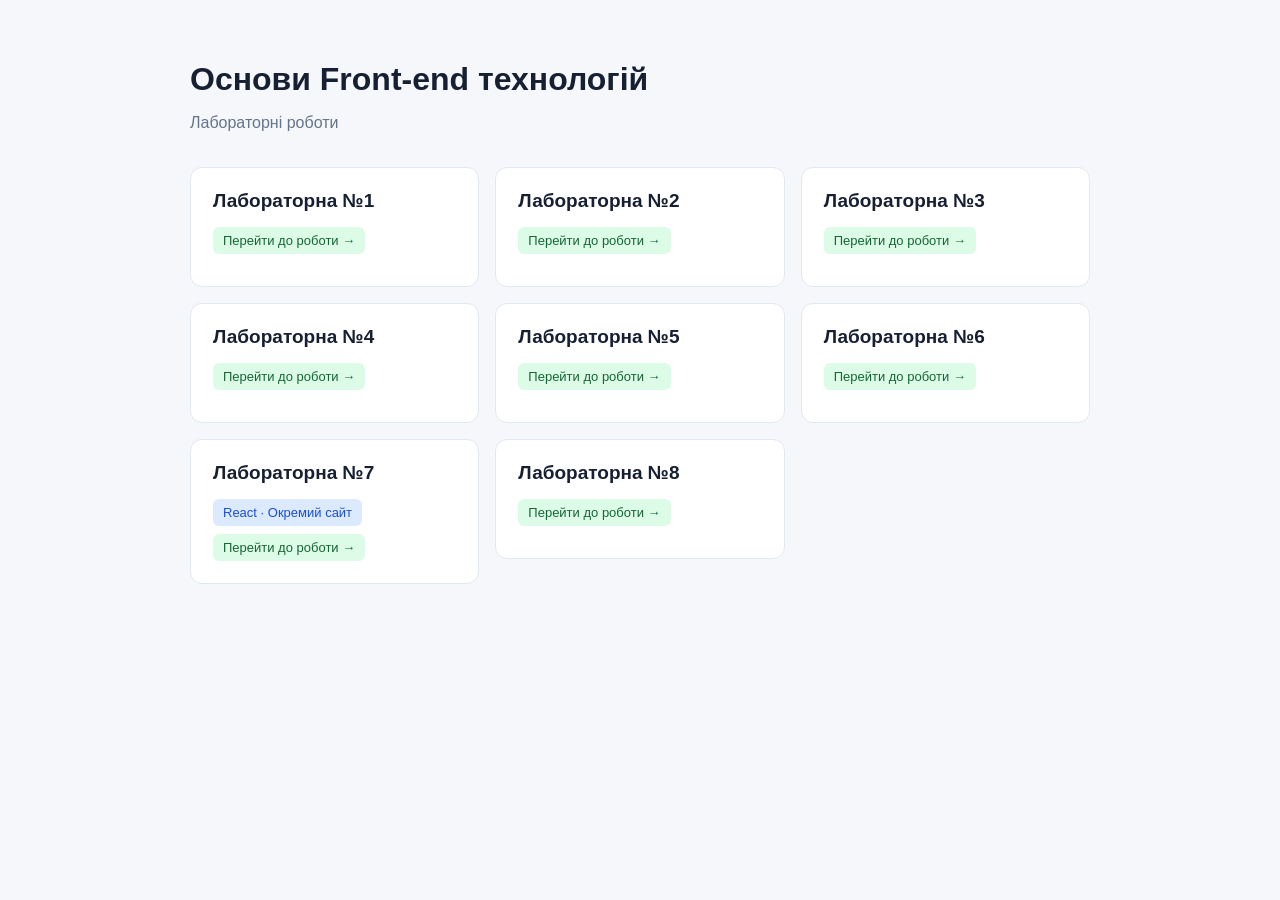
<file: index.html>
<!DOCTYPE html>
<html lang="uk">
<head>
    <meta charset="UTF-8">
    <meta name="viewport" content="width=device-width, initial-scale=1.0">
    <meta name="description" content="Лабораторні роботи з Основ Front-end технологій">
    <title>Основи Front-end технологій — Лабораторні роботи</title>

    <style>
        * {
            box-sizing: border-box;
        }

        body {
            margin: 0;
            padding: 40px 20px;
            font-family: Arial, sans-serif;
            color: #172033;
            background-color: #f5f7fb;
        }

        main {
            max-width: 900px;
            margin: 0 auto;
        }

        h1 {
            margin-bottom: 12px;
            font-size: 32px;
        }

        .subtitle {
            margin-bottom: 35px;
            color: #64748b;
        }

        .lab-list {
            display: grid;
            grid-template-columns: repeat(auto-fit, minmax(250px, 1fr));
            gap: 16px;
            padding: 0;
            list-style: none;
        }

        .lab-card {
            display: block;
            min-height: 120px;
            padding: 22px;
            border: 1px solid #e2e8f0;
            border-radius: 12px;
            background-color: white;
            text-decoration: none;
            color: inherit;
        }

        a.lab-card {
            transition: border-color 0.2s, transform 0.2s;
        }

        a.lab-card:hover {
            border-color: #4c62fc;
            transform: translateY(-3px);
        }

        a.lab-card:focus-visible {
            outline: 3px solid #4c62fc;
            outline-offset: 3px;
        }

        .lab-title {
            display: block;
            margin-bottom: 15px;
            font-size: 19px;
            font-weight: bold;
        }

        .lab7-statuses {
            display: flex;
            flex-direction: column;
            align-items: flex-start;
            gap: 8px;
        }

        .status {
            display: inline-block;
            padding: 6px 10px;
            border-radius: 6px;
            font-size: 13px;
        }

        .ready {
            color: #166534;
            background-color: #dcfce7;
        }

        .pending {
            color: #64748b;
            background-color: #f1f5f9;
        }

        .react {
            color: #1d4ed8;
            background-color: #dbeafe;
        }
    </style>
</head>

<body>
    <main>
        <h1>Основи Front-end технологій</h1>
        <p class="subtitle">Лабораторні роботи</p>

        <nav aria-label="Навігація лабораторними роботами">
            <ul class="lab-list">
                <li>
                    <a class="lab-card" href="./lab1/">
                        <span class="lab-title">Лабораторна №1</span>
                        <span class="status ready">Перейти до роботи →</span>
                    </a>
                </li>

                <li>
                    <a class="lab-card" href="./lab2/">
                        <span class="lab-title">Лабораторна №2</span>
                        <span class="status ready">Перейти до роботи →</span>
                    </a>
                </li>

                <li>
                    <a class="lab-card" href="./lab3/index.html">
                        <span class="lab-title">Лабораторна №3</span>
                        <span class="status ready">Перейти до роботи →</span>
                    </a>
                </li>

                <li>
                    <a class="lab-card" href="./lab4/">
                        <span class="lab-title">Лабораторна №4</span>
                        <span class="status ready">Перейти до роботи →</span>
                    </a>
                </li>

                <li>
                    <a class="lab-card" href="./lab5/">
                        <span class="lab-title">Лабораторна №5</span>
                        <span class="status ready">Перейти до роботи →</span>
                    </a>
                </li>

                <li>
                    <a class="lab-card" href="./lab6/">
                        <span class="lab-title">Лабораторна №6</span>
                        <span class="status ready">Перейти до роботи →</span>
                    </a>
                </li>

                <li>
                    <a class="lab-card" href="https://utr54.github.io/frontend-lab7-react/">
                        <span class="lab-title">Лабораторна №7</span>
                        <div class="lab7-statuses">
                            <span class="status react">React · Окремий сайт</span>
                            <span class="status ready">Перейти до роботи →</span>
                        </div>
                    </a>
                </li>

                <li>
                    <a class="lab-card" href="./lab8/index.html">
                        <span class="lab-title">Лабораторна №8</span>
                        <span class="status ready">Перейти до роботи →</span>
                    </a>
                </li>
            </ul>
        </nav>
    </main>
</body>
</html>
</file>
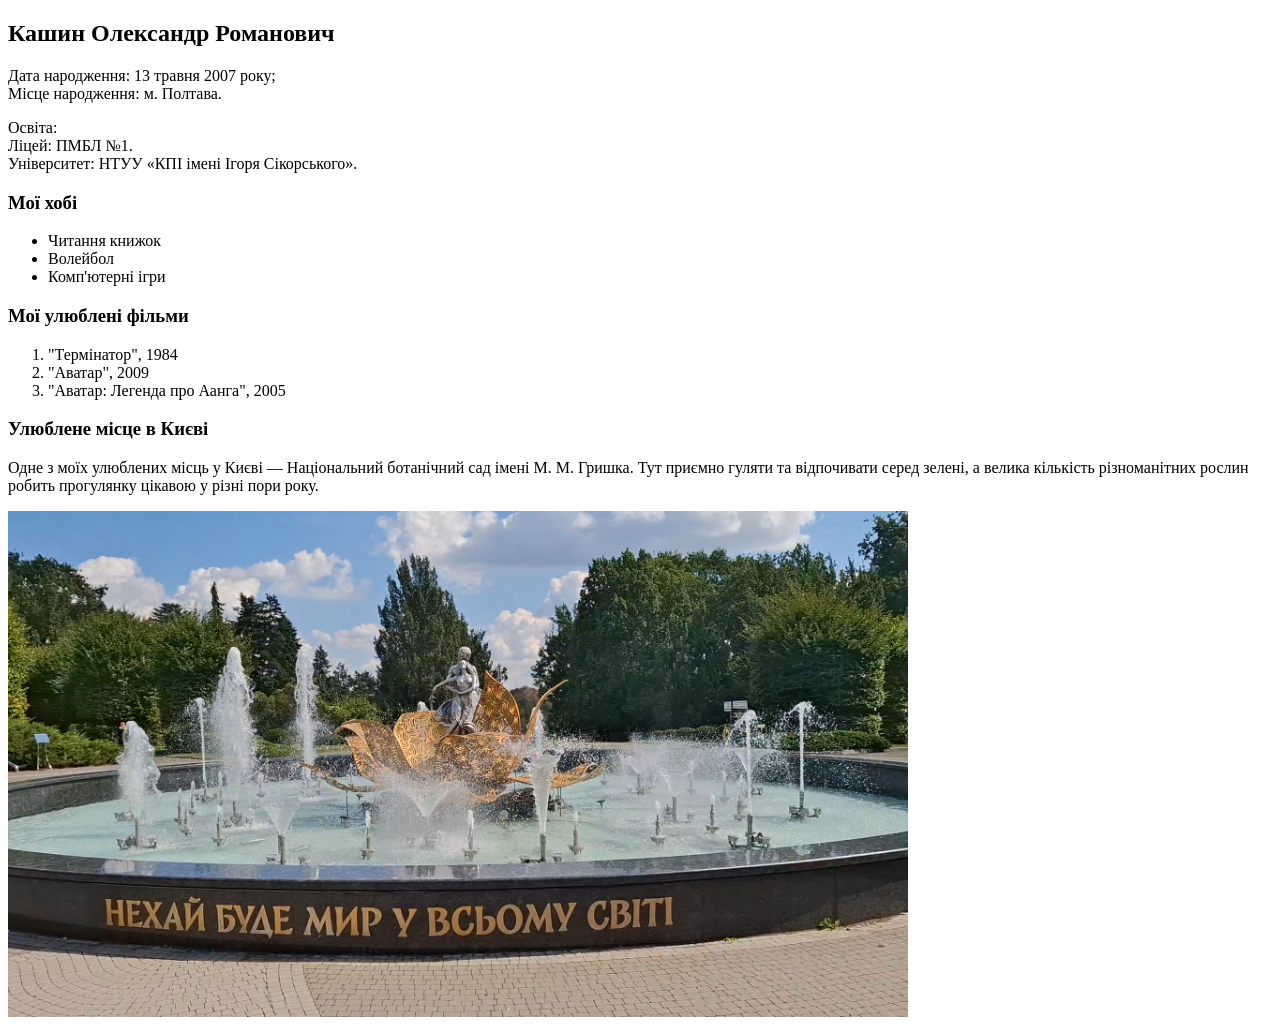
<file: lab1/index.html>
<!DOCTYPE html>
<html lang="uk">
<head>
    <meta charset="UTF-8">
    <meta name="keywords" content="HTML5, Front-end, лабораторна робота, Кашин Олександр, ІК-44, ботанічний сад">
    <meta name="description" content="Лабораторна робота №1. Персональна HTML-сторінка студента.">
    <meta name="viewport" content="width=device-width, initial-scale=1.0">
    <title>Кашин О.Р., ІК-44 — лабораторна робота №1, варіант 21</title>
</head>
<body>
    <h2>Кашин Олександр Романович</h2>

    <p>
        Дата народження: 13 травня 2007 року;<br>
        Місце народження: м. Полтава.
    </p>

    <p>
        Освіта:<br>
        Ліцей: ПМБЛ №1.<br>
        Університет: НТУУ
        «КПІ імені Ігоря Сікорського».
    </p>

    <h3>Мої хобі</h3>
    <ul>
        <li>Читання книжок</li>
        <li>Волейбол</li>
        <li>Комп'ютерні ігри</li>
    </ul>

    <h3>Мої улюблені фільми</h3>
    <ol>
        <li>"Термінатор", 1984</li>
        <li>"Аватар", 2009</li>
        <li>"Аватар: Легенда про Аанга", 2005</li>
    </ol>

    <h3>Улюблене місце в Києві</h3>
    <p>
        Одне з моїх улюблених місць у Києві — Національний ботанічний сад
        імені М. М. Гришка. Тут приємно гуляти та відпочивати серед зелені,
        а велика кількість різноманітних рослин робить прогулянку цікавою у різні пори року.
    </p>

    <a href="https://nbg.kyiv.ua/ua/home.html" target="_blank" rel="noopener noreferrer">
        <img src="images/botanical-garden.png"
             alt="Національний ботанічний сад імені М. М. Гришка у Києві"
             width="900">
    </a>
</body>
</html>
</file>
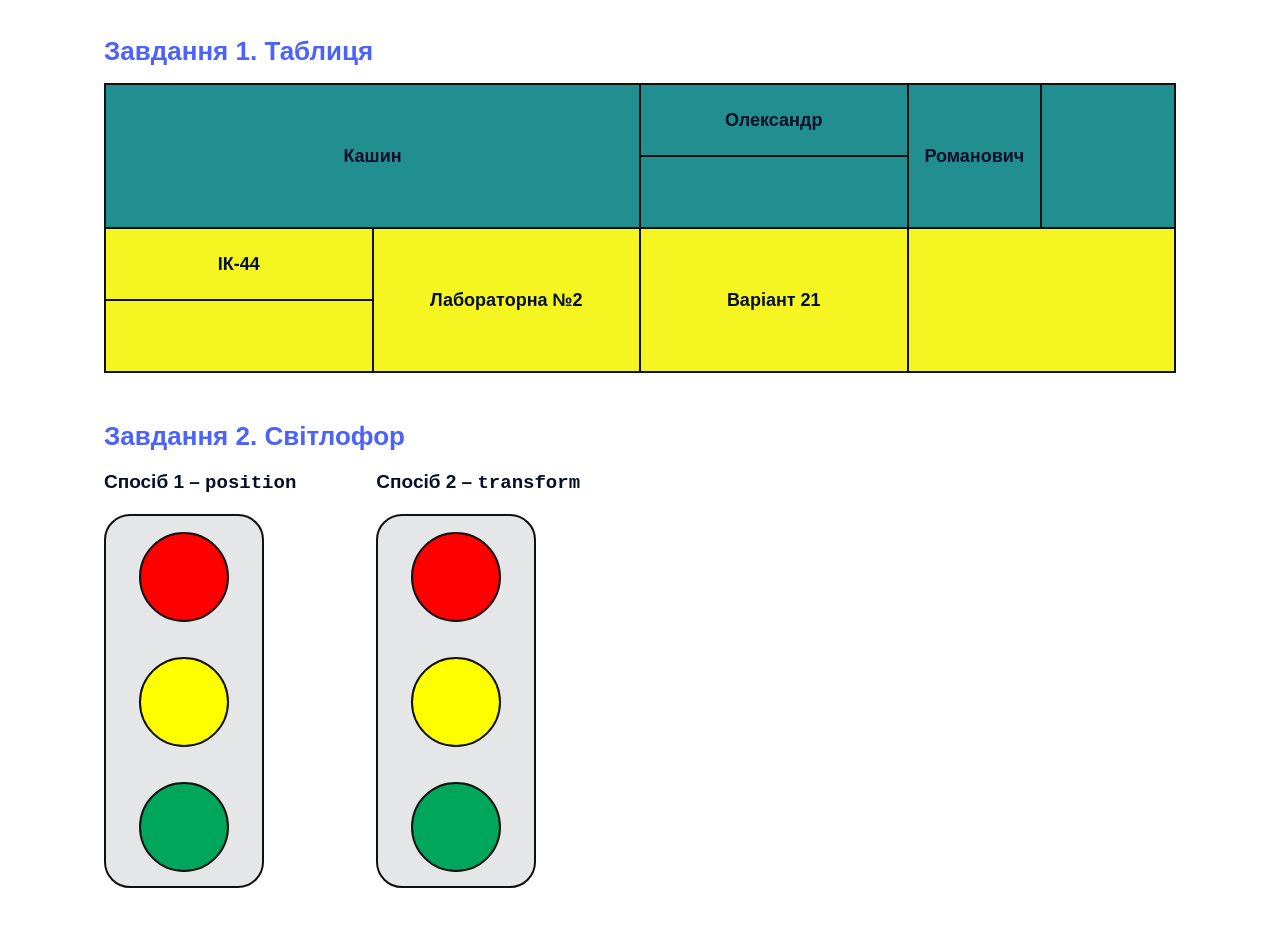
<file: lab2/index.html>
<!DOCTYPE html>
<html lang="uk">
<head>
    <meta charset="UTF-8">
    <meta name="viewport" content="width=device-width, initial-scale=1.0">
    <meta name="description" content="Лабораторна робота №2: таблиця HTML та світлофори засобами CSS. Варіант 21.">
    <title>Кашин Олександр Романович, ІК-44 – ЛР №2, варіант 21</title>
    <link rel="stylesheet" href="style.css">
    <style>
        :root {
            /* nn = 21; */
            --first-row-color: #218f8f;
            --second-row-color: #f5f521;
        }

        .table-scroll {
            overflow-x: auto;
        }

        .variant-table {
            width: 100%;
            min-width: 760px;
            border-collapse: collapse;
            table-layout: fixed;
            text-align: center;
        }

        .variant-table .quarter {
            width: 25%;
        }

        .variant-table .eighth {
            width: 12.5%;
        }

        .variant-table td {
            height: 72px;
            padding: 8px;
            border: 2px solid #111;
            font-size: 18px;
            font-weight: 600;
            overflow-wrap: anywhere;
            transition: background-color 180ms ease;
        }

        .name-band td {
            background-color: var(--first-row-color);
        }

        .details-band td {
            background-color: var(--second-row-color);
        }

        /* При наведенні фонові кольори міняються місцями. */
        .name-band:hover td {
            background-color: var(--second-row-color);
        }

        .details-band:hover td {
            background-color: var(--first-row-color);
        }

        .visually-hidden {
            position: absolute;
            width: 1px;
            height: 1px;
            overflow: hidden;
            clip: rect(0, 0, 0, 0);
            white-space: nowrap;
            clip-path: inset(50%);
        }
    </style>
</head>
<body>
    <main class="page">
        <section aria-labelledby="table-heading">
            <h2 id="table-heading">Завдання 1. Таблиця</h2>
            <div class="table-scroll">
                <table class="variant-table">
                    <caption class="visually-hidden">Таблиця варіанта 21 з даними виконавця та лабораторної роботи</caption>
                    <colgroup>
                        <col class="quarter">
                        <col class="quarter">
                        <col class="quarter">
                        <col class="eighth">
                        <col class="eighth">
                    </colgroup>

                    <!-- Перший рядок: ПІБ у трьох окремих комірках. -->
                    <tbody class="name-band">
                        <tr>
                            <td colspan="2" rowspan="2">Кашин</td>
                            <td>Олександр</td>
                            <td rowspan="2">Романович</td>
                            <td rowspan="2" aria-hidden="true"></td>
                        </tr>
                        <tr>
                            <td aria-hidden="true"></td>
                        </tr>
                    </tbody>

                    <!-- Другий рядок: група, номер роботи, номер варіанта. -->
                    <tbody class="details-band">
                        <tr>
                            <td>ІК-44</td>
                            <td rowspan="2">Лабораторна №2</td>
                            <td rowspan="2">Варіант 21</td>
                            <td colspan="2" rowspan="2" aria-hidden="true"></td>
                        </tr>
                        <tr>
                            <td aria-hidden="true"></td>
                        </tr>
                    </tbody>
                </table>
            </div>
        </section>

        <section aria-labelledby="traffic-heading">
            <h2 id="traffic-heading">Завдання 2. Світлофор</h2>
            <div class="traffic-examples">
                <figure>
                    <figcaption>Спосіб 1 – <code>position</code></figcaption>
                    <div class="traffic-light traffic-light--position" role="img" aria-label="Світлофор з червоним, жовтим і зеленим сигналами; створений за допомогою position">
                        <div class="lamp lamp--red"></div>
                        <div class="lamp lamp--yellow"></div>
                        <div class="lamp lamp--green"></div>
                    </div>
                </figure>

                <figure>
                    <figcaption>Спосіб 2 – <code>transform</code></figcaption>
                    <div class="traffic-light traffic-light--transform" role="img" aria-label="Світлофор з червоним, жовтим і зеленим сигналами; створений за допомогою transform">
                        <div class="lamp lamp--red"></div>
                        <div class="lamp lamp--yellow"></div>
                        <div class="lamp lamp--green"></div>
                    </div>
                </figure>
            </div>
        </section>
    </main>
</body>
</html>
</file>
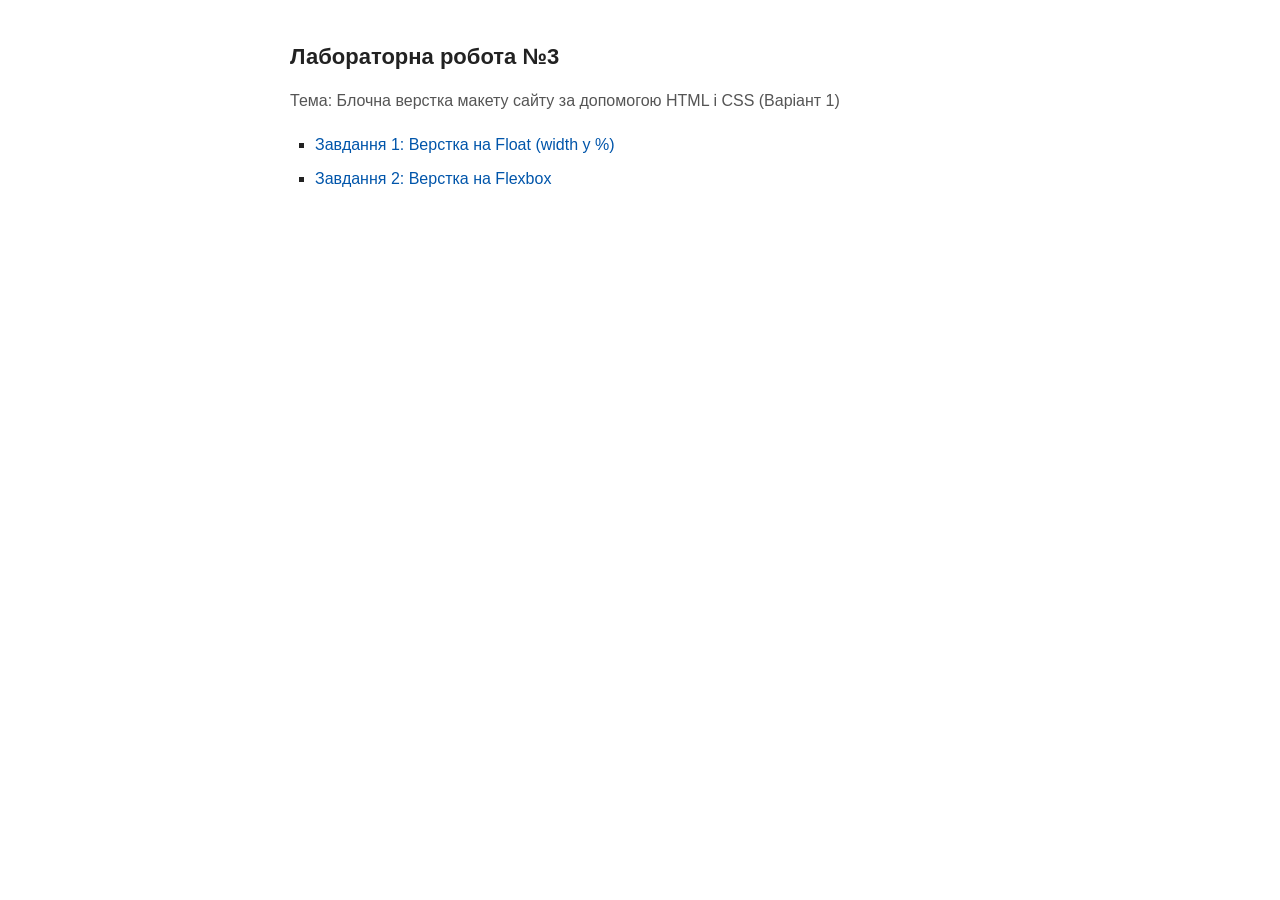
<file: lab3/index.html>
<!DOCTYPE html>
<html lang="uk">
<head>
  <meta charset="UTF-8">
  <meta name="viewport" content="width=device-width, initial-scale=1.0">
  <title>Кашин Олександр Романович, ІК-44, лабораторна №3, варіант №21</title>
  <style>
    body {
      font-family: Arial, sans-serif;
      margin: 40px auto;
      max-width: 700px;
      background-color: #ffffff;
      color: #222222;
      line-height: 1.5;
    }
    h1 {
      font-size: 22px;
      margin-bottom: 6px;
    }
    p {
      color: #555555;
      margin-bottom: 20px;
    }
    ul {
      list-style-type: square;
      padding-left: 25px;
    }
    li {
      margin: 10px 0;
    }
    a {
      color: #0055aa;
      text-decoration: none;
      font-size: 16px;
    }
    a:hover {
      text-decoration: underline;
    }
  </style>
</head>
<body>

  <h1>Лабораторна робота №3</h1>
  <p>Тема: Блочна верстка макету сайту за допомогою HTML і CSS (Варіант 1)</p>

  <ul>
    <li>
      <a href="float.html">Завдання 1: Верстка на Float (width у %)</a>
    </li>
    <li>
      <a href="flex.html">Завдання 2: Верстка на Flexbox</a>
    </li>
  </ul>

</body>
</html>
</file>
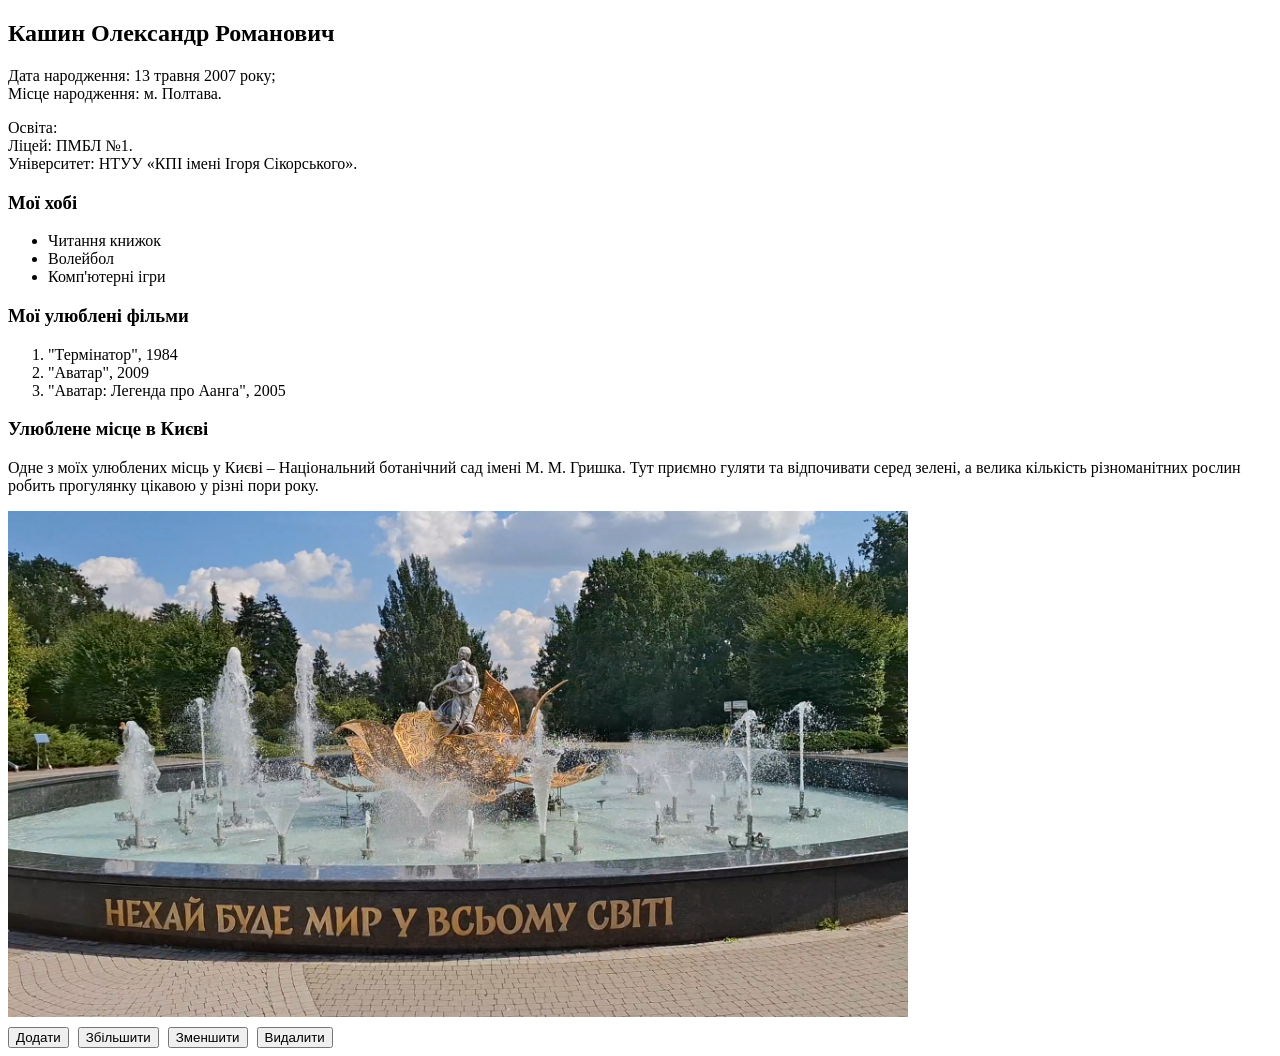
<file: lab4/index.html>
<!DOCTYPE html>
<html lang="uk">
<head>
    <meta charset="UTF-8">
    <meta name="keywords" content="HTML5, CSS, JavaScript, Front-end, лабораторна робота, Кашин Олександр, ІК-44, ботанічний сад">
    <meta name="description" content="Лабораторна робота №4. Робота з об'єктами HTML-документа та обробка подій JavaScript.">
    <meta name="viewport" content="width=device-width, initial-scale=1.0">
    <title>Кашин О.Р., ІК-44 – лабораторна робота №4, варіант 21</title>

    <link rel="stylesheet" href="style.css">
    <script src="script.js" defer></script>
</head>
<body>
    <h2>Кашин Олександр Романович</h2>

    <p id="element-2">
        Дата народження: 13 травня 2007 року;<br>
        Місце народження: м. Полтава.
    </p>

    <p class="element-3">
        Освіта:<br>
        Ліцей: ПМБЛ №1.<br>
        Університет: НТУУ
        «КПІ імені Ігоря Сікорського».
    </p>

    <h3>Мої хобі</h3>
    <ul>
        <li>Читання книжок</li>
        <li>Волейбол</li>
        <li>Комп'ютерні ігри</li>
    </ul>

    <h3>Мої улюблені фільми</h3>
    <ol>
        <li>"Термінатор", 1984</li>
        <li>"Аватар", 2009</li>
        <li>"Аватар: Легенда про Аанга", 2005</li>
    </ol>

    <h3>Улюблене місце в Києві</h3>
    <p>
        Одне з моїх улюблених місць у Києві – Національний ботанічний сад
        імені М. М. Гришка. Тут приємно гуляти та відпочивати серед зелені,
        а велика кількість різноманітних рослин робить прогулянку цікавою у різні пори року.
    </p>

    <a href="https://nbg.kyiv.ua/ua/home.html"
       target="_blank"
       rel="noopener noreferrer">
        <img class="city-image"
             src="images/botanical-garden.png"
             alt="Національний ботанічний сад імені М. М. Гришка у Києві"
             width="900">
    </a>

    <div id="added-image-container"></div>

    <div class="image-controls">
        <button type="button" id="add-image">Додати</button>
        <button type="button" id="increase-image">Збільшити</button>
        <button type="button" id="decrease-image">Зменшити</button>
        <button type="button" id="delete-image">Видалити</button>
    </div>
</body>
</html>
</file>
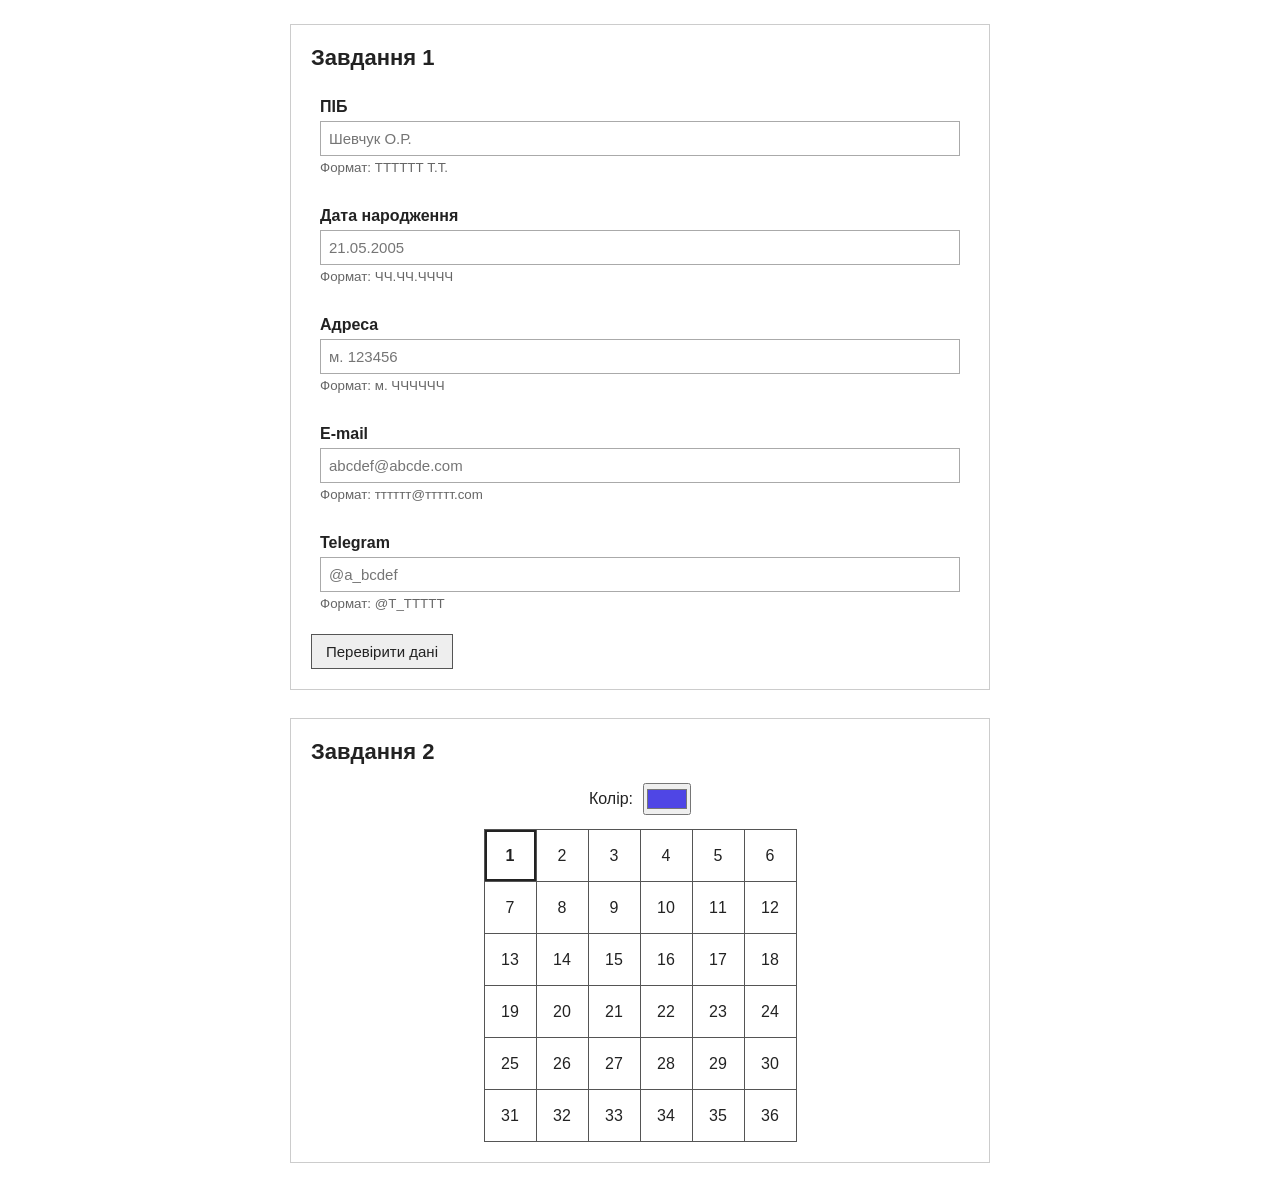
<file: lab5/index.html>
<!DOCTYPE html>
<html lang="uk">
<head>
  <meta charset="UTF-8">
  <meta name="viewport" content="width=device-width, initial-scale=1.0">
  <meta name="description" content="Лабораторна робота №5 з дисципліни Основи Front-end технологій">
  <title>Кашин Олександр Романович, ІК-44 – лабораторна робота №5; варіант 21, завдання 1: варіант 6, завдання 2: варіант 1</title>
  <link rel="stylesheet" href="style.css">
</head>
<body>
  <main class="container">
    <section>
      <h2>Завдання 1</h2>

      <form id="validationForm" autocomplete="off" novalidate>
        <div class="form-row" data-field="fullName">
          <label for="fullName">ПІБ</label>
          <input id="fullName" name="fullName" type="text" placeholder="Шевчук О.Р.">
          <small>Формат: ТТТТТТ Т.Т.</small>
          <span class="error-message">Введіть 6 літер, пробіл і два ініціали з крапками.</span>
        </div>

        <div class="form-row" data-field="birthDate">
          <label for="birthDate">Дата народження</label>
          <input id="birthDate" name="birthDate" type="text" placeholder="21.05.2005">
          <small>Формат: ЧЧ.ЧЧ.ЧЧЧЧ</small>
          <span class="error-message">Введіть коректну дату у форматі ДД.ММ.РРРР.</span>
        </div>

        <div class="form-row" data-field="address">
          <label for="address">Адреса</label>
          <input id="address" name="address" type="text" placeholder="м. 123456">
          <small>Формат: м. ЧЧЧЧЧЧ</small>
          <span class="error-message">Формат адреси має бути: м. і 6 цифр.</span>
        </div>

        <div class="form-row" data-field="email">
          <label for="email">E-mail</label>
          <input id="email" name="email" type="text" placeholder="abcdef@abcde.com">
          <small>Формат: тттттт@ттттт.com</small>
          <span class="error-message">Введіть 6 малих латинських літер, @, 5 малих літер і .com.</span>
        </div>

        <div class="form-row" data-field="telegram">
          <label for="telegram">Telegram</label>
          <input id="telegram" name="telegram" type="text" placeholder="@a_bcdef">
          <small>Формат: @Т_ТТТТТ</small>
          <span class="error-message">Формат Telegram: @, 1 літера, _, 5 літер.</span>
        </div>

        <button type="submit">Перевірити дані</button>
      </form>
    </section>

    <section>
      <h2>Завдання 2</h2>

      <div class="palette-row">
        <label for="colorPicker">Колір:</label>
        <input id="colorPicker" type="color" value="#4f46e5">
      </div>

      <table id="eventTable" aria-label="Таблиця подій 6 на 6">
        <tbody></tbody>
      </table>
    </section>
  </main>

  <script src="script.js"></script>
</body>
</html>
</file>
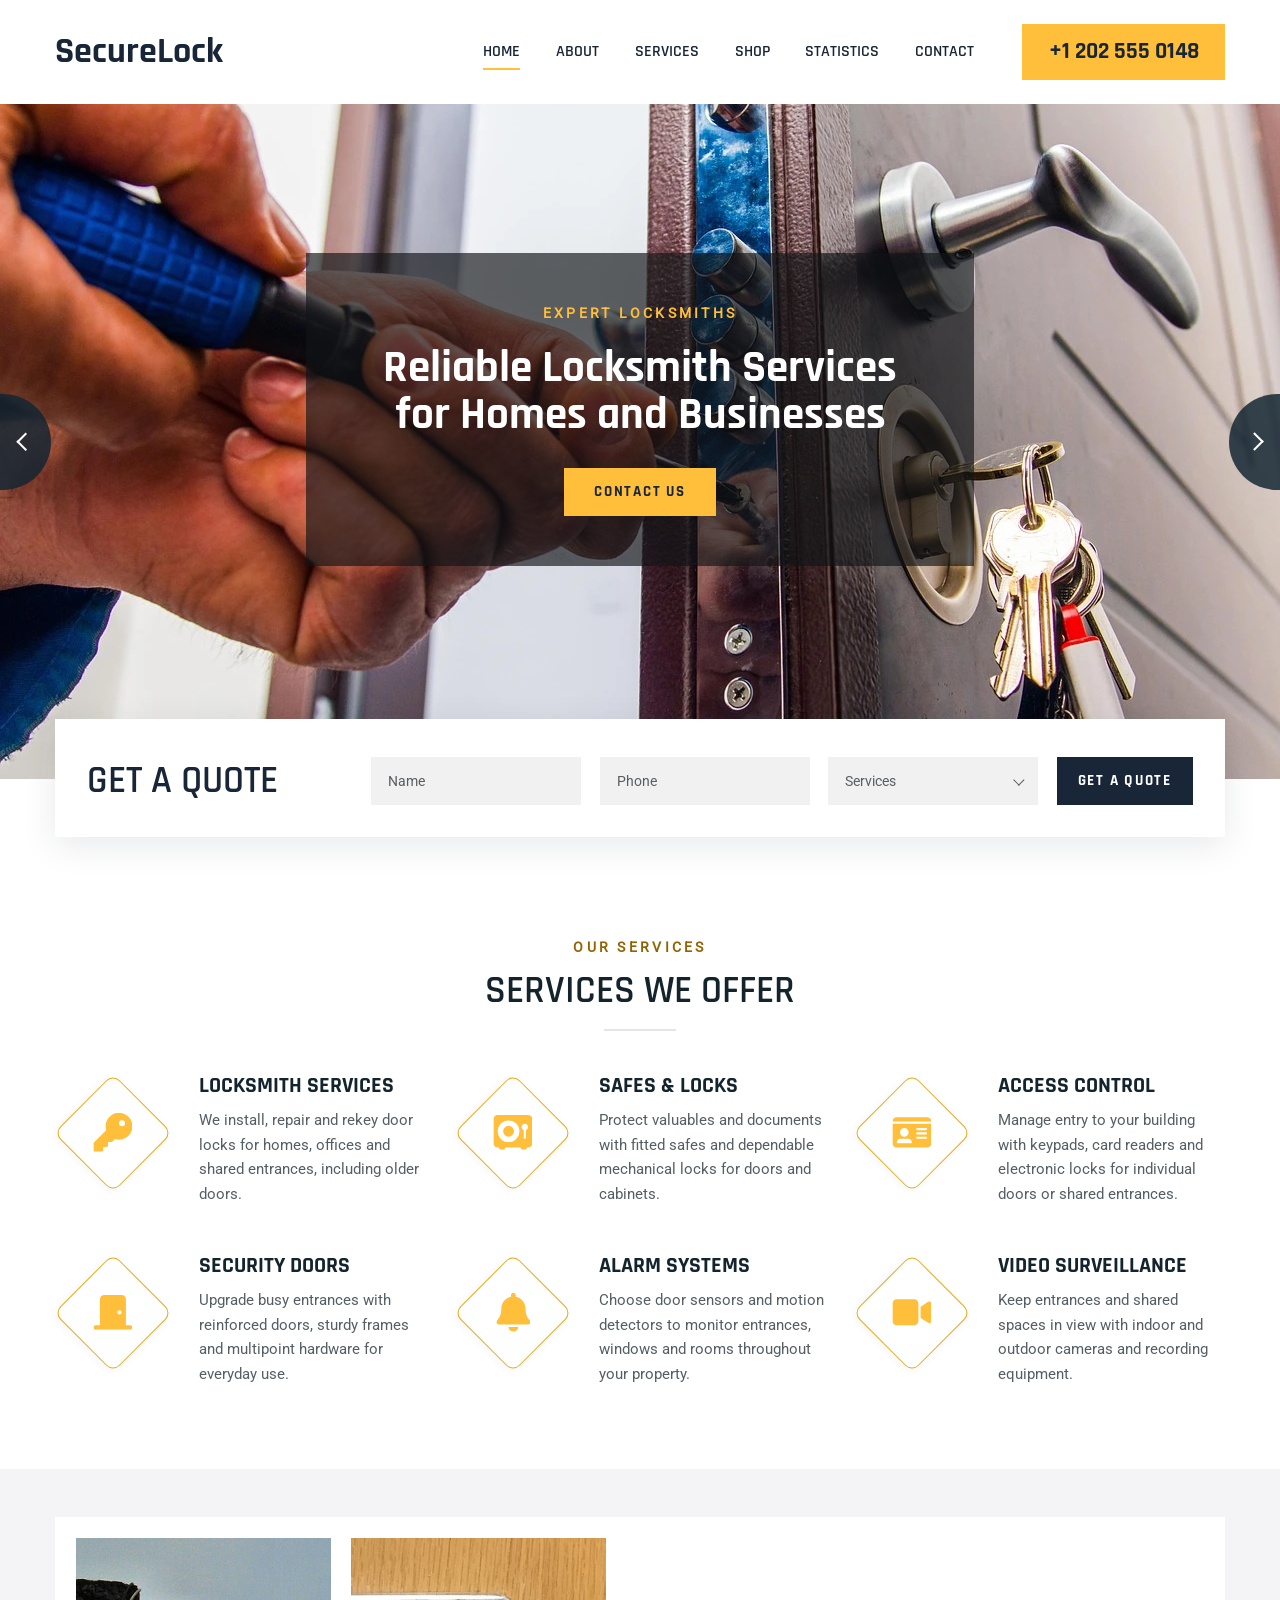
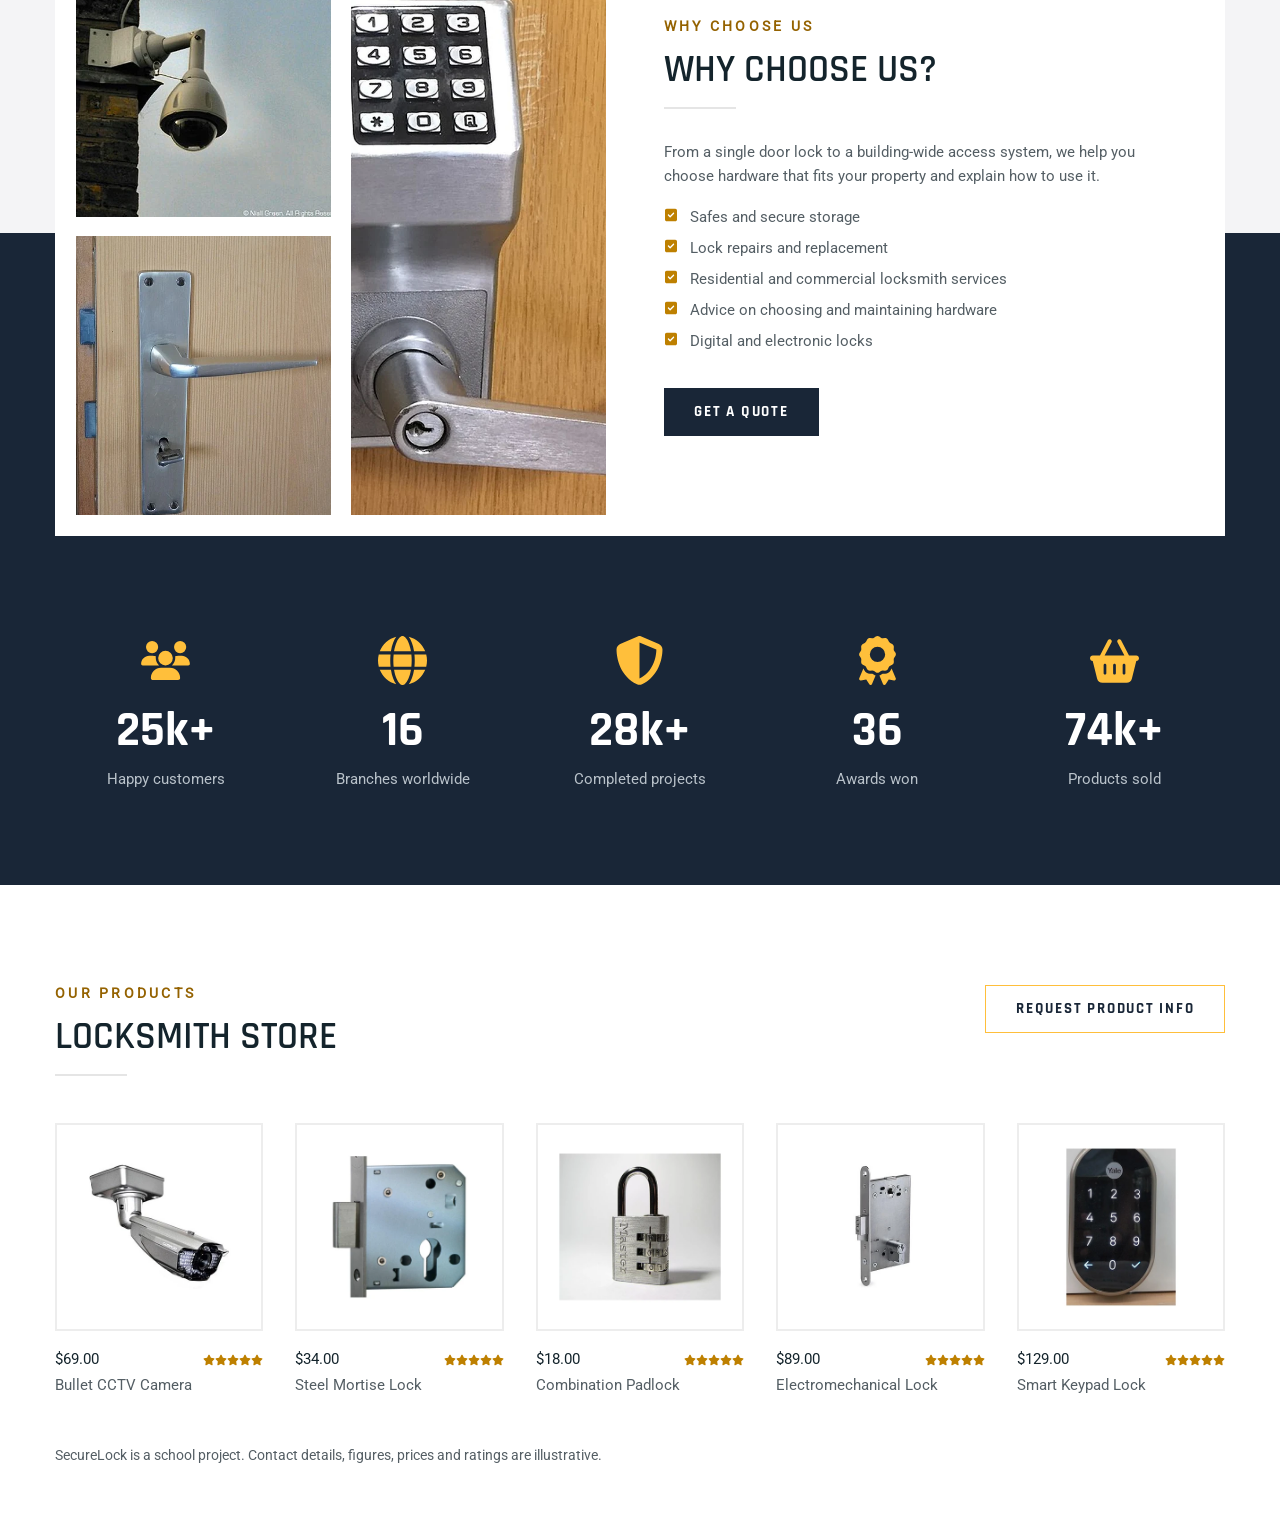
<file: lab8/index.html>
<!doctype html>
<html lang="en">
<head>
    <meta charset="utf-8">
    <meta name="viewport" content="width=device-width, initial-scale=1">
    <meta name="description" content="SecureLock, a demonstration site for locksmith services and security equipment.">
    <title>SecureLock – Кашин Олександр Романович, ІК-44, лабораторна робота №8, варіант 21</title>
    <link rel="icon" href="assets/icons/key.svg" type="image/svg+xml">
    <link rel="stylesheet" href="style.css">
    <script src="script.js" defer></script>
</head>
<body>
    <a class="skip-link" href="#main">Skip to content</a>

    <header class="site-header" id="home" tabindex="-1">
        <div class="container header-inner">
            <a class="logo" href="#home">SecureLock</a>
            <button class="menu-toggle" type="button" aria-controls="site-nav" aria-expanded="false" hidden>Menu</button>
            <nav class="site-nav" id="site-nav" aria-label="Main navigation">
                <ul>
                    <li><a href="#home">Home</a></li>
                    <li><a href="#about">About</a></li>
                    <li><a href="#services">Services</a></li>
                    <li><a href="#products">Shop</a></li>
                    <li><a href="#statistics">Statistics</a></li>
                    <li><a href="#quote">Contact</a></li>
                </ul>
            </nav>
            <span class="header-phone"><span class="sr-only">Demo phone number </span>+1 202 555 0148</span>
        </div>
    </header>

    <main id="main" tabindex="-1">
        <section class="hero" aria-label="SecureLock highlights">
            <img class="hero-photo" src="assets/images/lock-repair.webp" alt="Locksmith fitting a door lock with a hand tool" fetchpriority="high">
            <div class="hero-copy">
                <div class="hero-message" aria-live="polite" aria-atomic="true">
                    <p class="eyebrow" id="hero-label">Expert locksmiths</p>
                    <h1 id="hero-title">Reliable Locksmith Services for Homes and Businesses</h1>
                </div>
                <a class="button button-gold" href="#quote">Contact us</a>
            </div>
            <button class="slide-button slide-prev" type="button" aria-label="Previous slide" hidden></button>
            <button class="slide-button slide-next" type="button" aria-label="Next slide" hidden></button>
        </section>

        <section class="quote container" id="quote" tabindex="-1" aria-labelledby="quote-title">
            <div class="quote-box">
                <h2 id="quote-title">Get a quote</h2>
                <form id="quote-form">
                    <div class="quote-fields">
                        <div class="field">
                            <label class="sr-only" for="quote-name">Name</label>
                            <input id="quote-name" type="text" placeholder="Name" required maxlength="80" autocomplete="off">
                        </div>
                        <div class="field">
                            <label class="sr-only" for="quote-phone">Phone</label>
                            <input id="quote-phone" type="tel" placeholder="Phone" aria-describedby="phone-hint" required maxlength="28" autocomplete="off">
                            <span class="sr-only" id="phone-hint">Enter 7 to 15 digits. Spaces, parentheses, hyphens and a leading plus sign are allowed.</span>
                        </div>
                        <div class="field field-select">
                            <label class="sr-only" for="quote-service">Services</label>
                            <select id="quote-service" required>
                                <option value="" selected disabled>Services</option>
                                <option>Locksmith Services</option>
                                <option>Safes &amp; Locks</option>
                                <option>Access Control</option>
                                <option>Security Doors</option>
                                <option>Alarm Systems</option>
                                <option>Video Surveillance</option>
                            </select>
                        </div>
                        <button class="button button-dark" type="submit" disabled>Get a quote</button>
                    </div>
                    <p class="form-message" id="quote-message" role="status"></p>
                    <noscript><p class="form-message">Enable JavaScript to try the demo form.</p></noscript>
                </form>
            </div>
        </section>

        <section class="services container" id="services" tabindex="-1" aria-labelledby="services-title">
            <div class="section-heading centered">
                <p class="eyebrow">Our services</p>
                <h2 id="services-title">Services we offer</h2>
            </div>
            <ul class="service-grid">
                <li class="service">
                    <span class="service-diamond" aria-hidden="true"><span class="icon" style="--icon: url('assets/icons/key.svg')"></span></span>
                    <div>
                        <h3>Locksmith Services</h3>
                        <p>We install, repair and rekey door locks for homes, offices and shared entrances, including older doors.</p>
                    </div>
                </li>
                <li class="service">
                    <span class="service-diamond" aria-hidden="true"><span class="icon" style="--icon: url('assets/icons/vault.svg')"></span></span>
                    <div>
                        <h3>Safes &amp; Locks</h3>
                        <p>Protect valuables and documents with fitted safes and dependable mechanical locks for doors and cabinets.</p>
                    </div>
                </li>
                <li class="service">
                    <span class="service-diamond" aria-hidden="true"><span class="icon" style="--icon: url('assets/icons/id-card.svg')"></span></span>
                    <div>
                        <h3>Access Control</h3>
                        <p>Manage entry to your building with keypads, card readers and electronic locks for individual doors or shared entrances.</p>
                    </div>
                </li>
                <li class="service">
                    <span class="service-diamond" aria-hidden="true"><span class="icon" style="--icon: url('assets/icons/door-closed.svg')"></span></span>
                    <div>
                        <h3>Security Doors</h3>
                        <p>Upgrade busy entrances with reinforced doors, sturdy frames and multipoint hardware for everyday use.</p>
                    </div>
                </li>
                <li class="service">
                    <span class="service-diamond" aria-hidden="true"><span class="icon" style="--icon: url('assets/icons/bell.svg')"></span></span>
                    <div>
                        <h3>Alarm Systems</h3>
                        <p>Choose door sensors and motion detectors to monitor entrances, windows and rooms throughout your property.</p>
                    </div>
                </li>
                <li class="service">
                    <span class="service-diamond" aria-hidden="true"><span class="icon" style="--icon: url('assets/icons/video.svg')"></span></span>
                    <div>
                        <h3>Video Surveillance</h3>
                        <p>Keep entrances and shared spaces in view with indoor and outdoor cameras and recording equipment.</p>
                    </div>
                </li>
            </ul>
        </section>

        <div class="security-band">
            <section class="about container" id="about" tabindex="-1" aria-labelledby="about-title">
                <div class="about-photos">
                    <img src="assets/images/dome-camera.webp" alt="Dome surveillance camera mounted on an exterior wall">
                    <img src="assets/images/security-door.webp" alt="Security door with a metal handle and locking bolts">
                    <img src="assets/images/access-keypad.webp" alt="Electronic keypad for door access">
                </div>
                <div class="about-copy">
                    <div class="section-heading">
                        <p class="eyebrow">Why choose us</p>
                        <h2 id="about-title">Why choose us?</h2>
                    </div>
                    <p>From a single door lock to a building-wide access system, we help you choose hardware that fits your property and explain how to use it.</p>
                    <ul class="benefits">
                        <li>Safes and secure storage</li>
                        <li>Lock repairs and replacement</li>
                        <li>Residential and commercial locksmith services</li>
                        <li>Advice on choosing and maintaining hardware</li>
                        <li>Digital and electronic locks</li>
                    </ul>
                    <a class="button button-dark" href="#quote">Get a quote</a>
                </div>
            </section>

            <section class="statistics container" id="statistics" tabindex="-1" aria-labelledby="statistics-title">
                <h2 class="sr-only" id="statistics-title">Illustrative figures for SecureLock</h2>
                <ul class="stat-grid">
                    <li>
                        <span class="icon" style="--icon: url('assets/icons/users.svg')" aria-hidden="true"></span>
                        <strong>25k+</strong>
                        <span>Happy customers</span>
                    </li>
                    <li>
                        <span class="icon" style="--icon: url('assets/icons/globe.svg')" aria-hidden="true"></span>
                        <strong>16</strong>
                        <span>Branches worldwide</span>
                    </li>
                    <li>
                        <span class="icon" style="--icon: url('assets/icons/shield-halved.svg')" aria-hidden="true"></span>
                        <strong>28k+</strong>
                        <span>Completed projects</span>
                    </li>
                    <li>
                        <span class="icon" style="--icon: url('assets/icons/award.svg')" aria-hidden="true"></span>
                        <strong>36</strong>
                        <span>Awards won</span>
                    </li>
                    <li>
                        <span class="icon" style="--icon: url('assets/icons/basket-shopping.svg')" aria-hidden="true"></span>
                        <strong>74k+</strong>
                        <span>Products sold</span>
                    </li>
                </ul>
            </section>
        </div>

        <section class="products container" id="products" tabindex="-1" aria-labelledby="products-title">
            <div class="products-header">
                <div class="section-heading">
                    <p class="eyebrow">Our products</p>
                    <h2 id="products-title">Locksmith store</h2>
                </div>
                <a class="button button-outline" href="#quote">Request product info</a>
            </div>
            <ul class="product-grid">
                <li class="product">
                    <div class="product-photo"><img src="assets/images/product-camera.webp" width="384" height="384" alt="Bullet-style surveillance camera on its mounting bracket"></div>
                    <div class="product-meta"><span>$69.00</span><span class="rating"><span class="sr-only">5 out of 5 stars</span><span aria-hidden="true"></span></span></div>
                    <h3>Bullet CCTV Camera</h3>
                </li>
                <li class="product">
                    <div class="product-photo"><img src="assets/images/product-mortise.webp" width="384" height="384" alt="Steel mortise lock body with a cylinder opening"></div>
                    <div class="product-meta"><span>$34.00</span><span class="rating"><span class="sr-only">5 out of 5 stars</span><span aria-hidden="true"></span></span></div>
                    <h3>Steel Mortise Lock</h3>
                </li>
                <li class="product">
                    <div class="product-photo"><img src="assets/images/product-padlock.webp" width="384" height="384" alt="Combination padlock with numbered dials"></div>
                    <div class="product-meta"><span>$18.00</span><span class="rating"><span class="sr-only">5 out of 5 stars</span><span aria-hidden="true"></span></span></div>
                    <h3>Combination Padlock</h3>
                </li>
                <li class="product">
                    <div class="product-photo"><img src="assets/images/product-electric.webp" width="384" height="384" alt="Electromechanical mortise lock with a steel faceplate"></div>
                    <div class="product-meta"><span>$89.00</span><span class="rating"><span class="sr-only">5 out of 5 stars</span><span aria-hidden="true"></span></span></div>
                    <h3>Electromechanical Lock</h3>
                </li>
                <li class="product">
                    <div class="product-photo"><img src="assets/images/product-smart.webp" width="384" height="384" alt="Smart electronic door lock with a numeric keypad"></div>
                    <div class="product-meta"><span>$129.00</span><span class="rating"><span class="sr-only">5 out of 5 stars</span><span aria-hidden="true"></span></span></div>
                    <h3>Smart Keypad Lock</h3>
                </li>
            </ul>
            <p class="demo-note">SecureLock is a school project. Contact details, figures, prices and ratings are illustrative.</p>
        </section>
    </main>
</body>
</html>
</file>
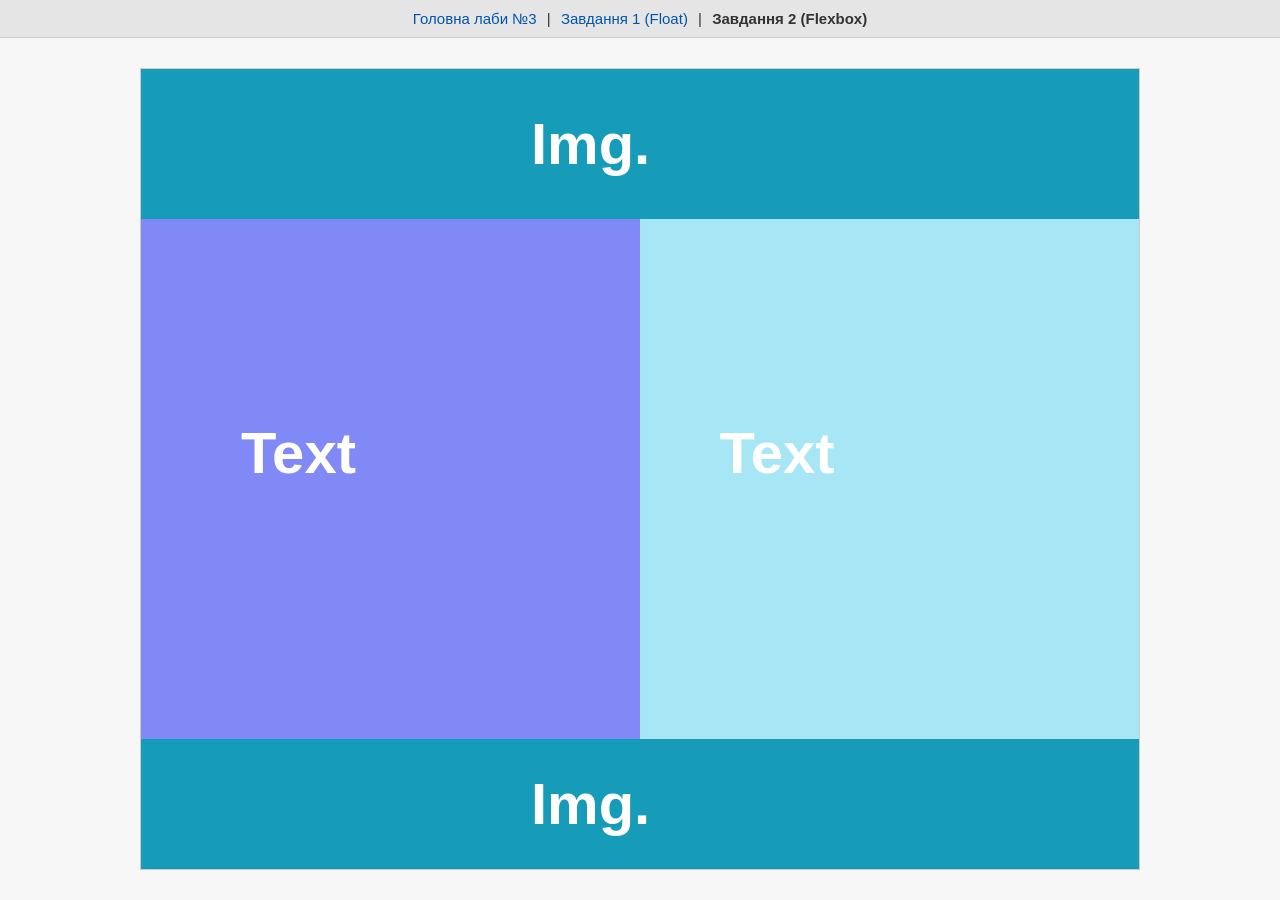
<file: lab3/flex.html>
<!DOCTYPE html>
<html lang="uk">
<head>
  <meta charset="UTF-8">
  <meta name="viewport" content="width=device-width, initial-scale=1.0">
  <title>Кашин Олександр Романович, ІК-44, лабораторна №3 — Завдання 2 (Flexbox), варіант №21</title>
  <link rel="stylesheet" href="css/flex-style.css">
</head>
<body>

  <!-- Панель перемикання завдань -->
  <div class="nav-bar">
    <a href="index.html">Головна лаби №3</a> | 
    <a href="float.html">Завдання 1 (Float)</a> | 
    <strong>Завдання 2 (Flexbox)</strong>
  </div>

  <!-- Макет сайту -->
  <div class="layout-container">
    <header class="block block-header">
      Img.
    </header>

    <div class="middle-group">
      <section class="block block-left">
        Text
      </section>
      <section class="block block-right">
        Text
      </section>
    </div>

    <footer class="block block-footer">
      Img.
    </footer>
  </div>

</body>
</html>
</file>
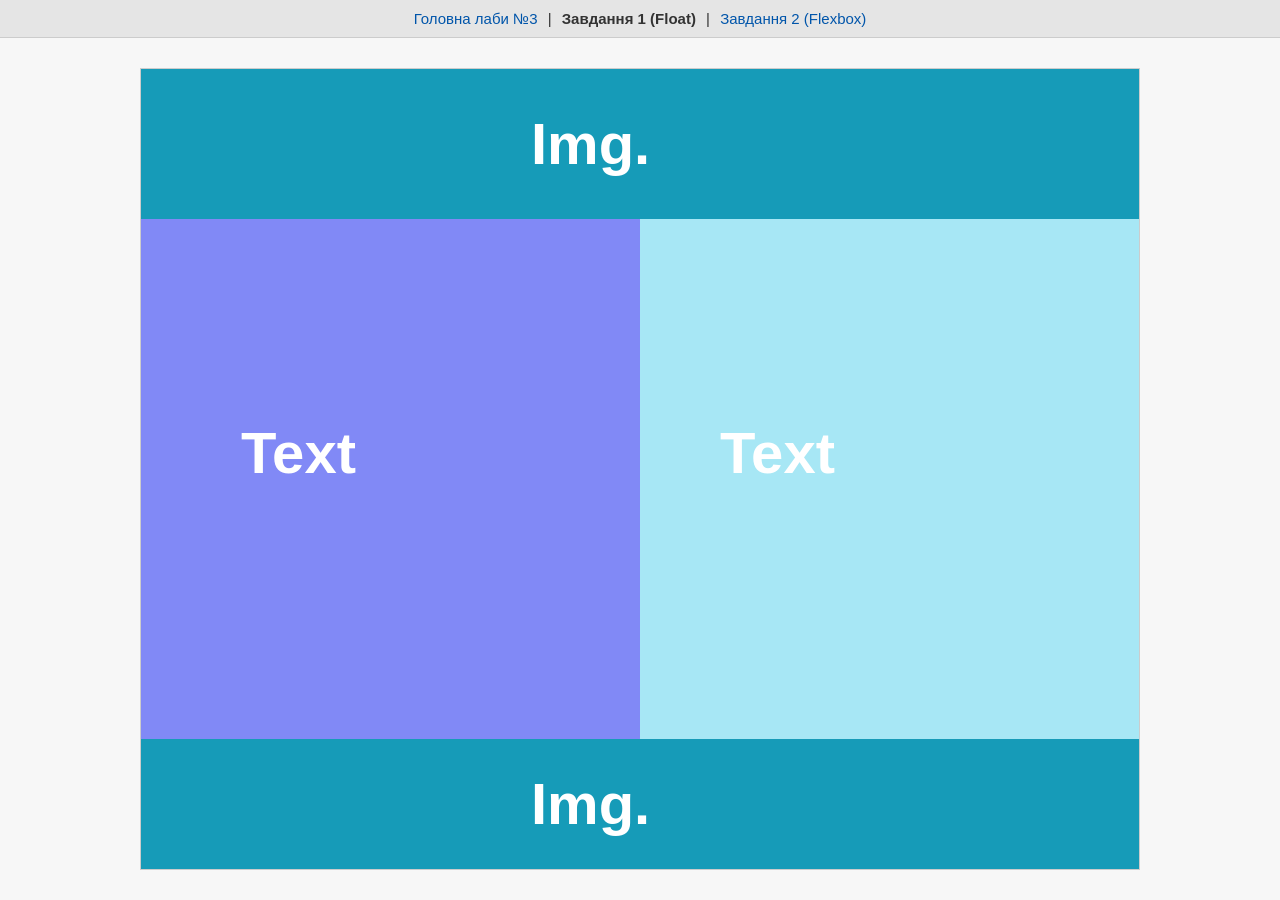
<file: lab3/float.html>
<!DOCTYPE html>
<html lang="uk">
<head>
  <meta charset="UTF-8">
  <meta name="viewport" content="width=device-width, initial-scale=1.0">
  <title>Кашин Олександр Романович, ІК-44, лабораторна №3 — Завдання 1 (Float), варіант №21</title>
  <link rel="stylesheet" href="css/float-style.css">
</head>
<body>

  <!-- Панель перемикання завдань -->
  <div class="nav-bar">
    <a href="index.html">Головна лаби №3</a> | 
    <strong>Завдання 1 (Float)</strong> | 
    <a href="flex.html">Завдання 2 (Flexbox)</a>
  </div>

  <!-- Макет сайту -->
  <div class="layout-container">
    <header class="block block-header">
      Img.
    </header>

    <div class="middle-group clearfix">
      <section class="block block-left">
        Text
      </section>
      <section class="block block-right">
        Text
      </section>
    </div>

    <footer class="block block-footer">
      Img.
    </footer>
  </div>

</body>
</html>
</file>
<file: lab2/style.css>
:root {
    /* Темний відтінок синього з орієнтиром на Adobe Color. */
    --text-color: #080f2a;
    --adobe-accent: #4c62fc;
}

* {
    box-sizing: border-box;
}

body {
    margin: 0;
    background-color: #fff;
    color: var(--text-color);
    font-family: Arial, Helvetica, sans-serif;
    line-height: 1.5;
}

.page {
    max-width: 1120px;
    margin: 0 auto;
    padding: 32px 24px 56px;
}

section + section {
    margin-top: 44px;
}

h2 {
    margin: 0 0 12px;
    font-size: 26px;
    color: var(--adobe-accent);
}

.traffic-examples {
    display: flex;
    flex-wrap: wrap;
    gap: 40px 80px;
    align-items: flex-start;
}

figure {
    margin: 0;
}

figcaption {
    margin-bottom: 16px;
    font-size: 19px;
    font-weight: 600;
}

.traffic-light {
    width: 160px;
    height: 374px;
    border: 2px solid #111;
    border-radius: 26px;
    background-color: #e5e6e8;
}

.lamp {
    width: 90px;
    height: 90px;
    border: 2px solid #111;
    border-radius: 50%;
}

.lamp--red {
    background-color: #f00;
}

.lamp--yellow {
    background-color: #ff0;
}

.lamp--green {
    background-color: #00a65a;
}

/* Спосіб 1: position. */
.traffic-light--position {
    position: relative;
}

.traffic-light--position .lamp {
    position: absolute;
    left: 33px;
}

.traffic-light--position .lamp:nth-child(1) {
    top: 16px;
}

.traffic-light--position .lamp:nth-child(2) {
    top: 141px;
}

.traffic-light--position .lamp:nth-child(3) {
    top: 266px;
}

/* Спосіб 2: transform. */
.traffic-light--transform {
    padding-top: 16px;
}

.traffic-light--transform .lamp {
    margin: 0 auto;
}

.traffic-light--transform .lamp:nth-child(2) {
    transform: translateY(35px);
}

.traffic-light--transform .lamp:nth-child(3) {
    transform: translateY(70px);
}
</file>
<file: lab4/style.css>
#element-2,
.element-3 {
    cursor: pointer;
}

.city-image {
    display: block;
    max-width: 100%;
    height: auto;
}

#added-image-container {
    margin-top: 10px;
}

.image-controls {
    margin-top: 10px;
}

.image-controls button {
    margin-right: 5px;
}
</file>
<file: lab5/style.css>
* {
  box-sizing: border-box;
}

body {
  margin: 0;
  font-family: Arial, sans-serif;
  color: #222;
  background: #fff;
}

.container {
  width: min(700px, calc(100% - 32px));
  margin: 24px auto;
}

section {
  margin-bottom: 28px;
  padding: 20px;
  border: 1px solid #ccc;
}

h2 {
  margin: 0 0 18px;
  font-size: 22px;
}

.form-row {
  margin-bottom: 14px;
  padding: 8px;
  border: 1px solid transparent;
}

.form-row label {
  display: block;
  margin-bottom: 5px;
  font-weight: bold;
}

.form-row input[type="text"] {
  width: 100%;
  padding: 8px;
  border: 1px solid #aaa;
  font-size: 15px;
}

.form-row small {
  display: block;
  margin-top: 4px;
  color: #666;
}

.error-message {
  display: none;
  margin-top: 4px;
  color: #b00020;
  font-size: 14px;
}

.form-row.invalid {
  border-color: #d32f2f;
  background: #fff1f1;
}

.form-row.invalid .error-message {
  display: block;
}

button {
  padding: 8px 14px;
  border: 1px solid #555;
  background: #eee;
  color: #222;
  font-size: 15px;
  cursor: pointer;
}

button:hover {
  background: #ddd;
}

.palette-row {
  display: flex;
  justify-content: center;
  align-items: center;
  gap: 10px;
  margin-bottom: 14px;
}

#colorPicker {
  width: 48px;
  height: 32px;
  padding: 1px;
  cursor: pointer;
}

#eventTable {
  margin: 0 auto;
  border-collapse: collapse;
}

#eventTable td {
  width: 52px;
  height: 52px;
  border: 1px solid #555;
  text-align: center;
  vertical-align: middle;
  user-select: none;
}

#eventTable .variant-cell {
  box-shadow: inset 0 0 0 2px #222;
  cursor: pointer;
  font-weight: bold;
}
</file>
<file: lab8/style.css>
@font-face {
    font-family: Rajdhani;
    src: url("assets/fonts/rajdhani-600.woff2") format("woff2");
    font-weight: 600;
    font-display: swap;
}

@font-face {
    font-family: Rajdhani;
    src: url("assets/fonts/rajdhani-700.woff2") format("woff2");
    font-weight: 700;
    font-display: swap;
}

@font-face {
    font-family: Roboto;
    src: url("assets/fonts/roboto-400.woff2") format("woff2");
    font-weight: 400;
    font-display: swap;
}

:root {
    --navy: #192637;
    --heading: #14242c;
    --gold: #ffbf3b;
    --gold-text: #946200;
    --muted: #545e64;
    --paper: #fff;
    --light: #f4f4f6;
    --display-font: Rajdhani, "Arial Narrow", sans-serif;
    --content-width: 73.125rem;
}

* { box-sizing: border-box; }

body {
    margin: 0;
    color: var(--muted);
    background: var(--paper);
    font-family: Roboto, Arial, sans-serif;
    font-size: 1rem;
    line-height: 1.6;
}

h1, h2, h3, p, ul { margin: 0; }
ul { padding: 0; list-style: none; }
a { color: inherit; text-decoration: none; }
button, input, select { font: inherit; }
img { display: block; max-width: 100%; }
[hidden] { display: none !important; }

:focus-visible {
    outline: 3px solid #966000;
    outline-offset: 4px;
}

[id] { scroll-margin-top: 1rem; }

.container {
    width: min(var(--content-width), calc(100% - 3rem));
    margin-inline: auto;
}

.sr-only, .skip-link:not(:focus) {
    position: absolute;
    width: 1px;
    height: 1px;
    overflow: hidden;
    clip-path: inset(50%);
    white-space: nowrap;
}

.skip-link {
    position: absolute;
    z-index: 3;
    inset: 1rem auto auto 1rem;
    padding: .65rem 1rem;
    background: var(--gold);
    color: var(--navy);
}

h1, h2, h3 {
    color: var(--heading);
    font-family: var(--display-font);
    font-weight: 700;
    line-height: 1.1;
}

h2 {
    font-size: clamp(1.85rem, 3vw, 2.5rem);
    font-weight: 600;
    text-transform: uppercase;
}

.eyebrow {
    color: var(--gold-text);
    font-size: .85rem;
    font-weight: 700;
    line-height: 1.3;
    letter-spacing: .24em;
    text-transform: uppercase;
}

.section-heading h2 { margin-top: .85rem; }

.section-heading::after {
    content: "";
    display: block;
    width: 4.5rem;
    height: 2px;
    margin-top: 1rem;
    background: #e5e5e5;
}

.centered { text-align: center; }
.centered::after { margin-inline: auto; }

.button {
    display: inline-grid;
    min-height: 3rem;
    padding: .65rem 1.85rem;
    place-items: center;
    border: 1px solid transparent;
    font-family: var(--display-font);
    font-size: .92rem;
    font-weight: 700;
    line-height: 1.2;
    text-align: center;
    text-transform: uppercase;
    letter-spacing: .12em;
    cursor: pointer;
}

.button-dark { background: var(--navy); color: var(--paper); }
.button-dark:hover { background: #344658; }
.button-gold { background: var(--gold); color: var(--navy); }
.button-gold:hover { background: #ffd273; }
.button-outline { border-color: var(--gold); color: var(--navy); }
.button-outline:hover { background: var(--gold); }
.button:disabled { opacity: .65; cursor: default; }

.icon {
    display: block;
    width: 1em;
    height: 1em;
    flex: none;
    background: var(--icon) center / contain no-repeat;
}

.site-header {
    position: relative;
    z-index: 2;
    color: var(--navy);
    background: var(--paper);
}

.header-inner {
    display: flex;
    flex-wrap: wrap;
    align-items: center;
    justify-content: space-between;
    min-height: 6.5rem;
    gap: 1rem 3rem;
}

.logo {
    margin-right: auto;
    font: 700 2.25rem/1 var(--display-font);
}

.site-nav ul {
    display: flex;
    align-items: center;
    gap: clamp(1rem, 2.8vw, 2.85rem);
}

.site-nav a {
    display: block;
    padding-block: .5rem;
    border-bottom: 2px solid transparent;
    font: 600 .98rem/1.2 var(--display-font);
    text-transform: uppercase;
}

.site-nav a:hover,
.site-nav a[href="#home"] { border-color: var(--gold); }

.header-phone {
    padding: .9rem 1.65rem;
    background: var(--gold);
    font: 700 1.45rem/1.2 var(--display-font);
    white-space: nowrap;
}

.menu-toggle { display: none; }

.hero {
    position: relative;
    isolation: isolate;
    display: grid;
    min-height: clamp(31rem, 52.75vw, 45rem);
    padding: 2rem 4.25rem 6rem;
    place-items: center;
    color: var(--paper);
    background: var(--navy);
}

.hero-photo {
    position: absolute;
    z-index: -1;
    inset: 0;
    width: 100%;
    height: 100%;
    object-fit: cover;
    object-position: center 27%;
}

.hero-copy {
    width: min(100%, 41.75rem);
    padding: 3.25rem 2rem 3.15rem;
    background: rgb(17 20 23 / .66);
    text-align: center;
}

.hero .eyebrow { color: var(--gold); }

.hero h1 {
    margin: 1.4rem 0 1.8rem;
    color: var(--paper);
    font-size: clamp(2.3rem, 3.55vw, 3.25rem);
    line-height: 1.04;
    text-wrap: balance;
}

.hero :focus-visible { outline-color: var(--paper); }

.slide-button {
    position: absolute;
    top: 50%;
    display: grid;
    width: 3.2rem;
    height: 6rem;
    padding: 0;
    place-items: center;
    border: 0;
    color: var(--paper);
    background: rgb(17 37 50 / .83);
    transform: translateY(-50%);
    cursor: pointer;
}

.slide-button:hover { background: var(--navy); }

.slide-button::before {
    content: "";
    width: .7rem;
    height: .7rem;
    border: solid currentColor;
    border-width: 2px 2px 0 0;
    transform: rotate(45deg);
}

.slide-prev { left: 0; border-radius: 0 4rem 4rem 0; }
.slide-prev::before { transform: rotate(-135deg); }
.slide-next { right: 0; border-radius: 4rem 0 0 4rem; }
.slide-button:focus-visible { outline-offset: -5px; }

.quote {
    position: relative;
    margin-top: -3.75rem;
    scroll-margin-top: 1rem;
}

.quote-box {
    display: grid;
    grid-template-columns: 15rem minmax(0, 1fr);
    align-items: start;
    gap: 1.25rem 2.75rem;
    padding: 2.35rem 2rem 2rem;
    background: var(--paper);
    box-shadow: 0 .5rem 2rem rgb(25 38 55 / .10);
}

.quote h2 {
    align-self: start;
    padding-top: .2rem;
    color: var(--navy);
    white-space: nowrap;
}

.quote-fields {
    display: grid;
    grid-template-columns: repeat(2, minmax(0, 1fr)) minmax(11rem, 1fr) auto;
    align-items: stretch;
    gap: .75rem 1.15rem;
}

.field { min-width: 0; }

.field input, .field select {
    width: 100%;
    min-height: 3rem;
    padding: .6rem 1rem;
    border: 1px solid transparent;
    color: var(--navy);
    background: #f1f1f1;
    font-size: .88rem;
}

.field input::placeholder, .field select:invalid { color: #575d61; }
.field select option { color: var(--navy); }

.field-select { position: relative; }
.field-select select { appearance: none; padding-right: 2rem; }

.field-select::after {
    content: "";
    position: absolute;
    top: 1.18rem;
    right: .95rem;
    width: .42rem;
    height: .42rem;
    border: solid #545e64;
    border-width: 0 1px 1px 0;
    transform: rotate(45deg);
    pointer-events: none;
}

.quote .button { padding-inline: 1.25rem; white-space: nowrap; }

.form-message {
    color: var(--navy);
    font-size: .9rem;
}

.form-message:not(:empty) { margin-top: .75rem; }

.services {
    padding-block: 6.4rem 5.2rem;
}

.service-grid {
    display: grid;
    grid-template-columns: repeat(3, minmax(0, 1fr));
    gap: 3.05rem 1.8rem;
    margin-top: 2.8rem;
}

.service {
    display: grid;
    grid-template-columns: 7.25rem minmax(0, 1fr);
    align-items: start;
    gap: 1.75rem;
}

.service-diamond {
    display: grid;
    width: 5.25rem;
    aspect-ratio: 1;
    margin: 1rem auto;
    place-items: center;
    border: 1px solid #e9a918;
    border-radius: .6rem;
    box-shadow: 0 2px 8px rgb(25 38 55 / .05);
    transform: rotate(45deg);
}

.service-diamond .icon {
    font-size: 2.45rem;
    transform: rotate(-45deg);
}

.service h3 {
    margin-bottom: .55rem;
    font-size: 1.36rem;
    text-transform: uppercase;
}

.service p, .about-copy > p, .benefits { font-size: .96rem; }

.security-band {
    position: relative;
    isolation: isolate;
    padding-top: 3rem;
    background: var(--navy);
}

.security-band::before {
    content: "";
    position: absolute;
    z-index: -1;
    inset: 0 0 auto;
    height: 22.75rem;
    background: var(--light);
}

.about {
    display: grid;
    grid-template-columns: 47% minmax(0, 1fr);
    align-items: stretch;
    min-height: 38rem;
    padding: 1.3rem;
    background: var(--paper);
}

.about-photos {
    display: grid;
    grid-template: repeat(2, minmax(0, 1fr)) / repeat(2, minmax(0, 1fr));
    gap: 1.2rem;
}

.about-photos img {
    width: 100%;
    height: 100%;
    min-height: 0;
    object-fit: cover;
}

.about-photos img:last-child { grid-area: 1 / 2 / 3 / 3; }

.about-copy {
    align-self: center;
    padding: 2rem clamp(1.5rem, 4.8vw, 5rem) 2rem clamp(1.5rem, 4.5vw, 4.1rem);
}

.about-copy > p { margin-top: 1.9rem; }

.benefits {
    display: grid;
    gap: .4rem;
    margin: 1rem 0 2.15rem;
}

.benefits li {
    display: flex;
    align-items: baseline;
    gap: .8rem;
}

.benefits li::before {
    content: "";
    width: .85rem;
    height: .85rem;
    flex: none;
    background: url("assets/icons/square-check.svg") center / contain no-repeat;
}

.statistics { padding-block: 6.25rem 5.85rem; }

.stat-grid {
    display: grid;
    grid-template-columns: repeat(5, minmax(0, 1fr));
    gap: 2.5rem 1rem;
    color: #b9c2ca;
    text-align: center;
    font-size: .95rem;
}

.stat-grid .icon {
    margin: 0 auto 1.35rem;
    font-size: 3.1rem;
}

.stat-grid strong {
    display: block;
    margin-bottom: .7rem;
    color: var(--paper);
    font: 700 3.05rem/1 var(--display-font);
}

.products {
    padding-block: 6.25rem 3.15rem;
}

.products-header {
    display: flex;
    justify-content: space-between;
    align-items: flex-start;
    gap: 1rem;
}

.product-grid {
    display: grid;
    grid-template-columns: repeat(5, minmax(0, 1fr));
    gap: 2rem;
    margin-top: 2.9rem;
}

.product-photo {
    display: grid;
    aspect-ratio: 1;
    place-items: center;
    border: 2px solid #ededed;
    background: var(--paper);
}

.product-photo img {
    width: 84%;
    height: auto;
}

.product-meta {
    display: flex;
    justify-content: space-between;
    align-items: center;
    gap: .25rem .5rem;
    flex-wrap: wrap;
    margin: 1.05rem 0 .15rem;
    color: var(--heading);
    font-size: .92rem;
}

.rating > [aria-hidden] {
    display: block;
    width: 3.75rem;
    height: .75rem;
    background: url("assets/icons/star.svg") left center / .75rem .75rem repeat-x;
}

.product h3 {
    color: var(--muted);
    font: 400 .94rem/1.5 Roboto, Arial, sans-serif;
}

.demo-note {
    margin-top: 3rem;
    color: var(--muted);
    font-size: .85rem;
}

@media (max-width: 68rem) {
    .header-inner { column-gap: 1.5rem; }
    .site-nav ul { column-gap: clamp(1rem, 2vw, 1.75rem); }
    .header-phone { padding-inline: 1.2rem; }

    .quote-box { grid-template-columns: 1fr; gap: 1.1rem; }
    .quote-fields { gap: .75rem; }

    .service { grid-template-columns: 5.8rem minmax(0, 1fr); gap: 1.1rem; }
    .service-diamond { width: 4.25rem; }

    .about { min-height: 32rem; }
    .security-band::before { height: 19rem; }

    .product-grid { gap: 1.15rem; }
}

@media (max-width: 57rem) {
    .header-inner { min-height: 4.75rem; padding-block: .75rem; gap: .6rem 1rem; }
    .logo { font-size: 2rem; }
    .header-phone { padding: .65rem 1rem; font-size: 1.15rem; }

    .menu-toggle {
        display: inline-block;
        order: 1;
        min-height: 2.75rem;
        padding: .45rem .8rem;
        border: 1px solid currentColor;
        color: var(--navy);
        background: var(--paper);
        cursor: pointer;
        font: 700 1rem/1.2 var(--display-font);
        text-transform: uppercase;
    }

    .menu-toggle:hover { background: var(--light); }
    .site-nav { order: 2; flex-basis: 100%; }
    .site-nav ul { flex-wrap: wrap; gap: .3rem 1.75rem; }
    .site-nav a { padding: .75rem .3rem; }
    .menu-toggle:not([hidden])[aria-expanded="false"] + .site-nav { display: none; }

    .hero { min-height: 31rem; }
    .hero-copy { padding: 2.7rem 1.3rem; }

    .quote-box { padding: 1.65rem; }
    .quote-fields { grid-template-columns: repeat(2, minmax(0, 1fr)); }
    .quote h2 { padding: 0; }

    .services, .statistics, .products { padding-block: 4.25rem; }
    .service-grid { grid-template-columns: repeat(2, minmax(0, 1fr)); }

    .about { grid-template-columns: 45% minmax(0, 1fr); min-height: 29rem; padding: 1rem; }
    .about-copy { padding: 1.25rem; }
    .about-photos { gap: .6rem; }
    .security-band::before { height: 17rem; }

    .stat-grid, .product-grid { grid-template-columns: repeat(3, minmax(0, 1fr)); }
    .product-grid { gap: 1.6rem; }
}

@media (max-width: 41rem) {
    .container { width: calc(100% - 2rem); }
    .logo { font-size: 1.75rem; }
    .header-phone { padding: .55rem .6rem; font-size: 1rem; }
    .header-inner { min-height: 4.5rem; }
    .site-nav ul { display: grid; grid-template-columns: repeat(2, 1fr); gap: 0 1rem; }

    .hero {
        min-height: 26rem;
        padding: 2.5rem 2rem 4rem;
    }

    .hero-photo { object-position: 58% center; }
    .hero-copy { padding: 1.75rem .8rem; }
    .hero h1 { margin-block: .9rem 1.3rem; font-size: clamp(1.8rem, 6.5vw, 2.6rem); }

    .slide-button { width: 2rem; height: 3.2rem; }
    .slide-button::before { width: .5rem; height: .5rem; }

    .quote { margin-top: -2.15rem; }
    .quote-box { padding: 1.35rem; }
    .quote-fields { grid-template-columns: 1fr; }
    .field input, .field select { font-size: 1rem; }

    .services, .statistics, .products { padding-block: 3.5rem; }
    .service-grid { grid-template-columns: 1fr; gap: 1.15rem; margin-top: 2rem; }
    .service { grid-template-columns: 4.7rem minmax(0, 1fr); align-items: center; }
    .service-diamond { width: 3.4rem; }
    .service-diamond .icon { font-size: 1.65rem; }
    .service h3 { font-size: 1.25rem; margin-bottom: .25rem; }

    .security-band { padding-top: 1.5rem; }
    .security-band::before { height: 11rem; }

    .about { grid-template-columns: 1fr; min-height: 0; padding: .75rem; }
    .about-photos { height: clamp(16rem, 75vw, 24rem); }
    .about-copy { padding: 1.65rem .5rem .85rem; }
    .about-copy > p { margin-top: 1.15rem; }
    .benefits { margin-bottom: 1.4rem; }

    .stat-grid, .product-grid { grid-template-columns: repeat(2, minmax(0, 1fr)); }
    .stat-grid li:last-child { grid-column: 1 / -1; }
    .stat-grid .icon, .stat-grid strong { font-size: 2.45rem; }

    .products-header { align-items: flex-start; flex-direction: column; }
    .product-grid { gap: 1.35rem .85rem; margin-top: 1.65rem; }
    .demo-note { margin-top: 1.8rem; }
}

@media (max-width: 22rem) {
    .header-inner { column-gap: .45rem; }
    .logo { font-size: 1.45rem; }
    .header-phone { padding-inline: .4rem; font-size: .85rem; }
    .menu-toggle { padding-inline: .55rem; }
}
</file>
<file: lab3/css/flex-style.css>
/* Скидання базових відступів і фіксація розрахунку блокової моделі */
* {
  box-sizing: border-box;
  margin: 0;
  padding: 0;
}

body {
  font-family: Arial, Helvetica, sans-serif;
  background-color: #f7f7f7;
  color: #ffffff;
}

/* Верхня панель перемикання між завданнями */
.nav-bar {
  text-align: center;
  padding: 10px;
  background-color: #e5e5e5;
  color: #333333;
  font-size: 15px;
  border-bottom: 1px solid #cccccc;
}

.nav-bar a {
  color: #0055aa;
  text-decoration: none;
  margin: 0 6px;
}

.nav-bar a:hover {
  text-decoration: underline;
}

.nav-bar strong {
  margin: 0 6px;
}

/* Головний контейнер flex-структури сайту */
.layout-container {
  width: 1000px;
  margin: 30px auto;
  display: flex;
  flex-direction: column;
  border: 1px solid #cccccc;
}

/* Базові параметри шрифту */
.block {
  font-size: 58px;
  font-weight: bold;
  line-height: 1;
}

/* Верхній блок Img. */
.block-header {
  width: 100%;
  height: 150px;
  display: flex;
  align-items: center;
  background-color: #169bb8;
  padding-left: 390px;
}

/* Горизонтальний ряд Flexbox для двох колонок */
.middle-group {
  display: flex;
  width: 100%;
}

/* Лівий блок Text */
.block-left {
  flex: 0.95;
  height: 520px;
  background-color: #8189f6;
  padding-top: 205px;
  padding-left: 100px;
}

/* Правий блок Text */
.block-right {
  flex: 1.0;
  height: 520px;
  background-color: #a7e7f5;
  padding-top: 205px;
  padding-left: 80px;
}

/* Нижній блок Img. */
.block-footer {
  width: 100%;
  height: 130px;
  display: flex;
  align-items: center;
  background-color: #169bb8;
  padding-left: 390px;
}
</file>
<file: lab3/css/float-style.css>
/* Скидання базових відступів і фіксація розрахунку блокової моделі */
* {
  box-sizing: border-box;
  margin: 0;
  padding: 0;
}

body {
  font-family: Arial, Helvetica, sans-serif;
  background-color: #f7f7f7;
  color: #ffffff;
}

/* Верхня панель перемикання між завданнями */
.nav-bar {
  text-align: center;
  padding: 10px;
  background-color: #e5e5e5;
  color: #333333;
  font-size: 15px;
  border-bottom: 1px solid #cccccc;
}

.nav-bar a {
  color: #0055aa;
  text-decoration: none;
  margin: 0 6px;
}

.nav-bar a:hover {
  text-decoration: underline;
}

.nav-bar strong {
  margin: 0 6px;
}

/* Головний контейнер (1000px: за лінійкою від 100px до 1100px) */
.layout-container {
  width: 1000px;
  margin: 30px auto;
  border: 1px solid #cccccc;
}

/* Базові параметри шрифту для всіх блоків макету */
.block {
  font-size: 58px;
  font-weight: bold;
  line-height: 1;
  text-align: left;
}

/* Верхній блок Img. (висота 150px: від 100px до 250px) */
.block-header {
  width: 100%;
  height: 150px;
  line-height: 150px;
  background-color: #169bb8;
  padding-left: 390px;
}

/* Контейнер для плаваючих колонок */
.middle-group {
  width: 100%;
}

/* Лівий блок Text (висота 520px: від 250px до 770px) */
.block-left {
  float: left;
  width: 50%;
  height: 520px;
  background-color: #8189f6;
  padding-top: 205px;
  padding-left: 100px;
}

/* Правий блок Text (висота 520px: від 250px до 770px) */
.block-right {
  float: right;
  width: 50%;
  height: 520px;
  background-color: #a7e7f5;
  padding-top: 205px;
  padding-left: 80px;
}

/* Очищення потоку float для запобігання схлопуванню батьківського блоку */
.clearfix::after {
  content: "";
  display: table;
  clear: both;
}

/* Нижній блок Img. (висота 130px: від 770px до 900px) */
.block-footer {
  clear: both;
  width: 100%;
  height: 130px;
  line-height: 130px;
  background-color: #169bb8;
  padding-left: 390px;
}
</file>
